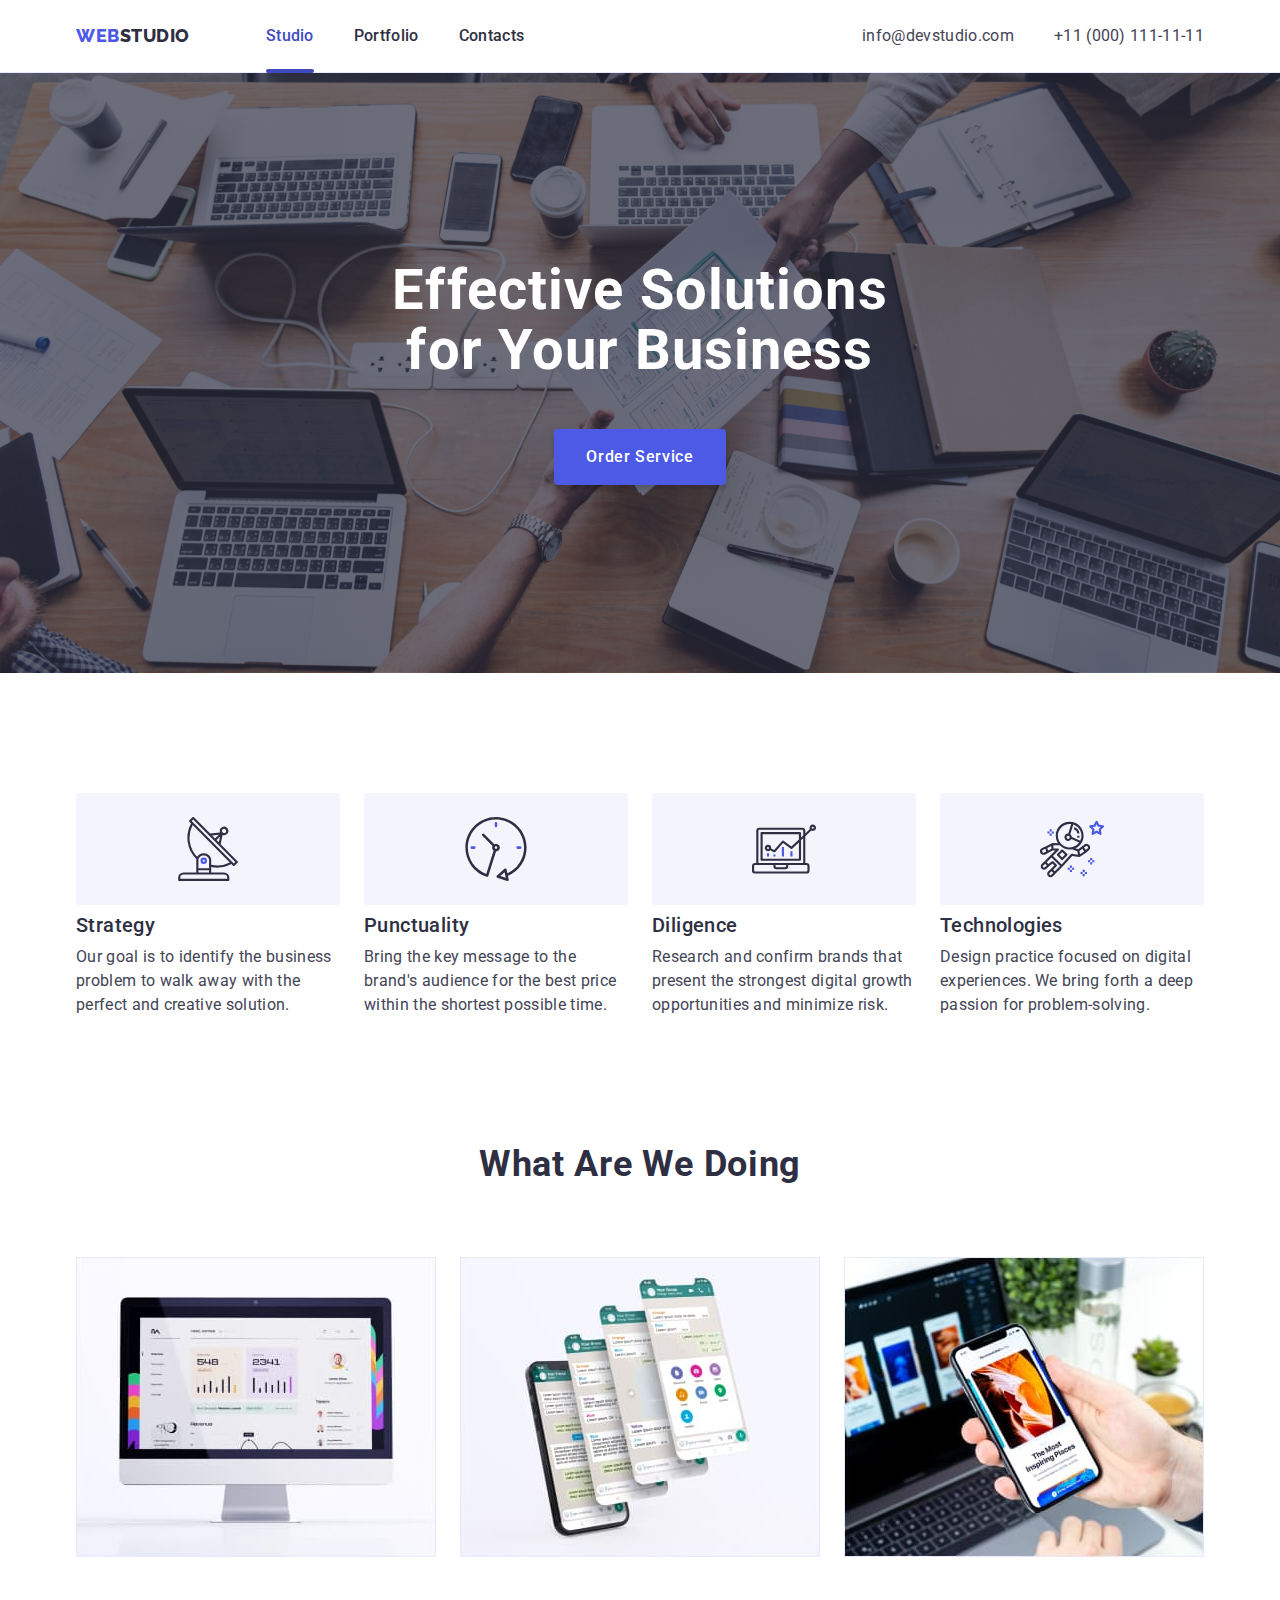
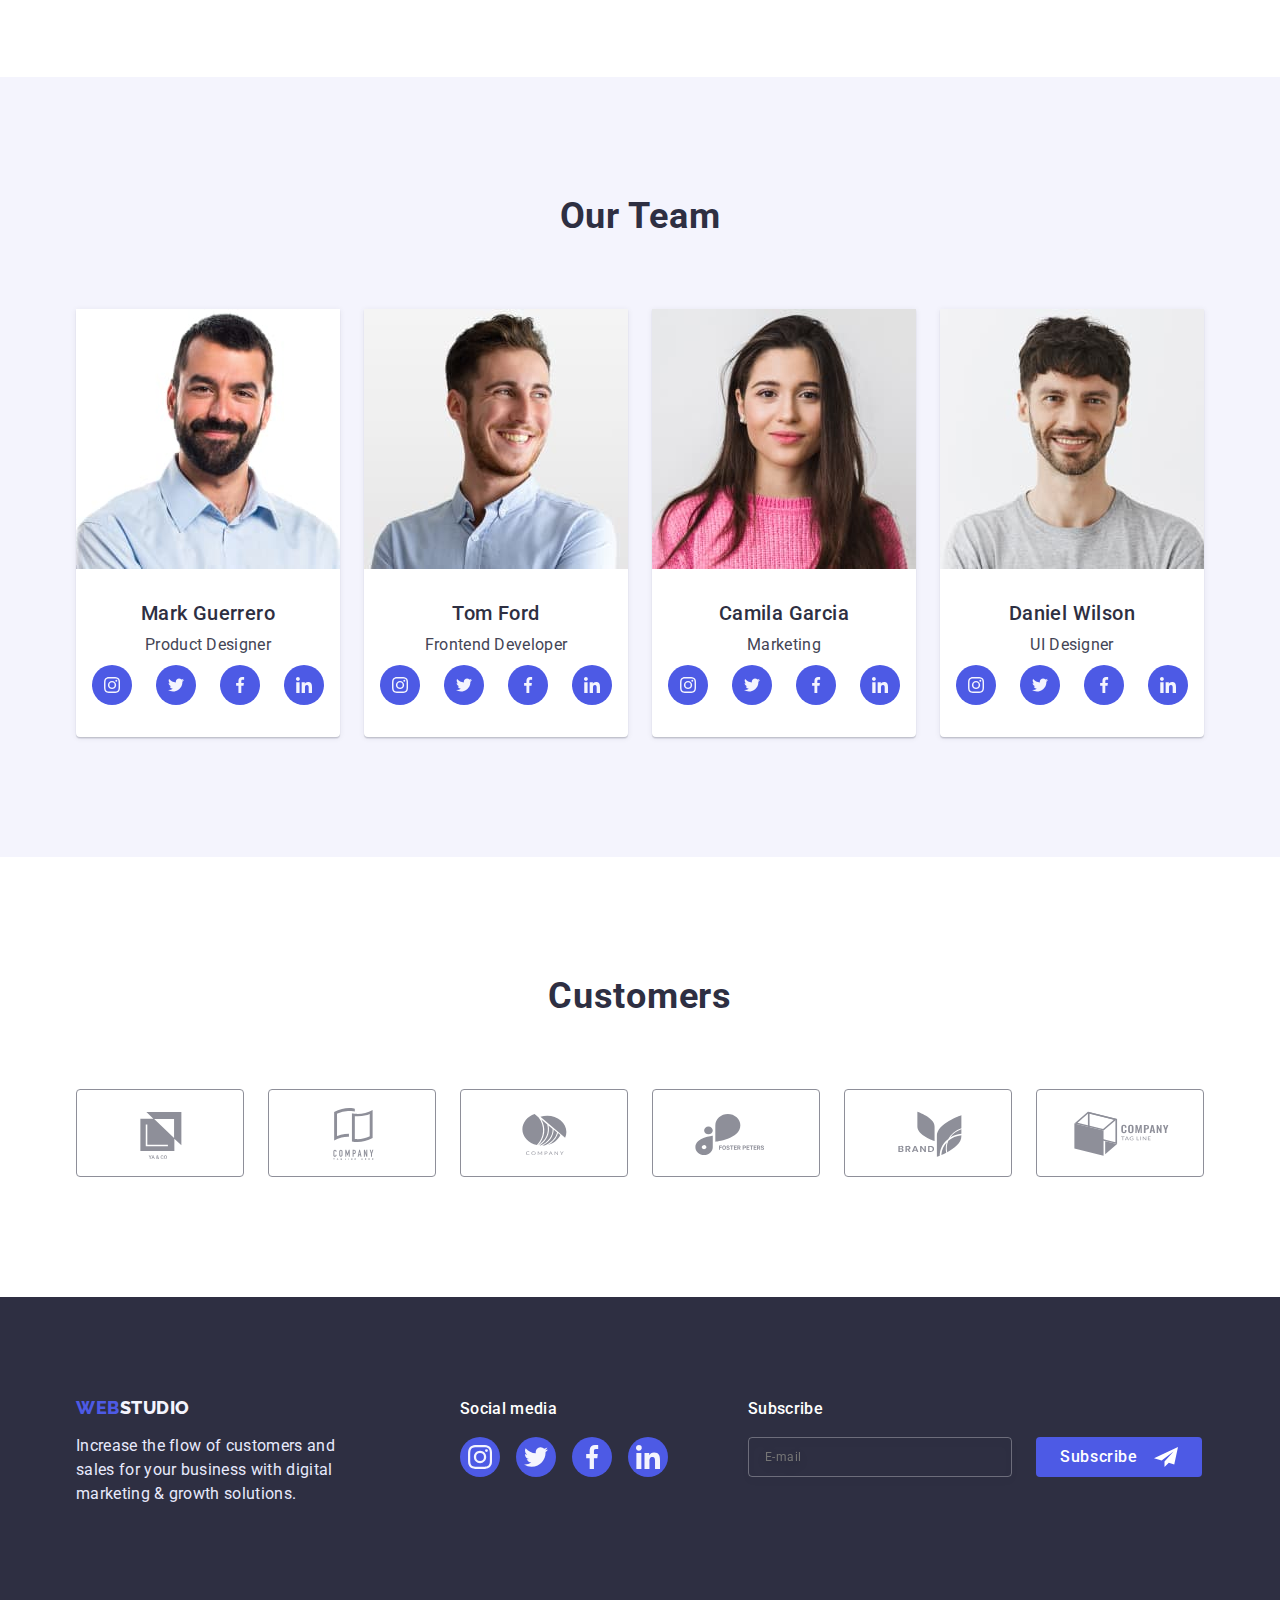
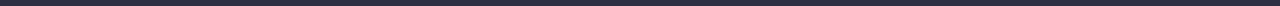
<file: index.html>
<!DOCTYPE html>
<html lang="en">

<head>
    <meta charset="UTF-8" />
    <meta http-equiv="X-UA-Compatible" content="IE=edge" />
    <meta name="viewport" content="width=device-width, initial-scale=1.0" />
    <title>WebStudio</title>
    <link rel="stylesheet" href="https://cdn.jsdelivr.net/npm/modern-normalize@1.1.0/modern-normalize.min.css">
    <link rel="preconnect" href="https://fonts.googleapis.com" />
    <link rel="preconnect" href="https://fonts.gstatic.com" crossorigin />
    <link
        href="https://fonts.googleapis.com/css2?family=Raleway:wght@800&family=Roboto:wght@400;500;700;900&display=swap"
        rel="stylesheet" />
    <link rel="stylesheet" href="./css/styles.css" />
</head>

<body>
    <!-- HEADER-->
    <header class="page-header">
        <div class="container page-header-container ">
            <nav class="page-nav">
                <a class="logo link" href="./index.html">Web<span class="logo-studio-dark">Studio</span></a>
                <ul class="menu list">
                    <li class="menu-item">
                        <a class="menu-link link current nav-active-site" href="./index.html">Studio</a>
                    </li>
                    <li class="menu-item">
                        <a class="menu-link link nav-active-site" href="./portfolio.html">Portfolio</a>
                    </li>
                    <li class="menu-item">
                        <a class="menu-link link nav-active-site" href="">Contacts</a>
                    </li>
                </ul>
            </nav>

            <address class="contact-info">
                <ul class="menu-contacts list">
                    <li class="menu-item">
                        <a class="contact-link link" href="mailto:info@devstudio.com">info@devstudio.com</a>
                    </li>
                    <li class="menu-item">
                        <a class="contact-link link" href="tel:+110001111111">+11 (000) 111-11-11</a>
                    </li>
                </ul>
            </address>
        </div>
    </header>

    <main>
        <!-- HERO -->
        <section class="hero">
            <div class="container">
                <h1 class="main-title">Effective Solutions for Your Business</h1>
                <button class="modal-btn btn" type="button" data-modal-open>Order Service</button>
            </div>
        </section>
        <!-- ABOUT-section -->
        <section class="section-about section">
            <div class="container">
                <h2 class="section-title visually-hidden">About us</h2>
                <ul class="list-about list">
                    <li class="item-about">
                        <div class="figure-about">
                            <svg class="icon-about">
                                <use href="./images/icons.svg#icon-antenna"></use>
                            </svg>
                        </div>
                        <h3 class="section-subtitle">Strategy</h3>
                        <p class="section-description description">
                            Our goal is to identify the business problem to walk away with the
                            perfect and creative solution.
                        </p>
                    </li>

                    <li class="item-about">
                        <div class="figure-about">
                            <svg class="icon-about">
                                <use href="./images/icons.svg#icon-clock"></use>
                            </svg>
                        </div>
                        <h3 class="section-subtitle">Punctuality</h3>
                        <p class="section-description description">
                            Bring the key message to the brand's audience for the best price
                            within the shortest possible time.
                        </p>
                    </li>

                    <li class="item-about">
                        <div class="figure-about">
                            <svg class="icon-about">
                                <use href="./images/icons.svg#icon-diagram"></use>
                            </svg>
                        </div>
                        <h3 class="section-subtitle">Diligence</h3>
                        <p class="section-description description">
                            Research and confirm brands that present the strongest digital
                            growth opportunities and minimize risk.
                        </p>
                    </li>

                    <li class="item-about">
                        <div class="figure-about">
                            <svg class="icon-about">
                                <use href="./images/icons.svg#icon-astronaut"></use>
                            </svg>
                        </div>
                        <h3 class="section-subtitle">Technologies</h3>
                        <p class="section-description description">
                            Design practice focused on digital experiences. We bring forth a
                            deep passion for problem-solving.
                        </p>
                    </li>
                </ul>
            </div>
        </section>
        <!-- PRESENTATION-section -->
        <section class="section-presentation">
            <div class="container">
                <h2 class="section-title">What are we doing</h2>
                <ul class="list-presentation list">
                    <li class="item-presentation">
                        <img class="img-presentation" src="./images/img1.jpg" alt="Image of the desktop" width="360" />
                    </li>
                    <li class="item-presentation">
                        <img class="img-presentation" src="./images/img2.jpg" alt="Image of the smartphone"
                            width="360" />
                    </li>
                    <li class="item-presentation">
                        <img class="img-presentation" src="./images/img3.jpg" alt="Image of the desktop and smartphone"
                            width="360" />
                    </li>
                </ul>
            </div>
        </section>
        <!-- TEAM-section -->
        <section class="section-team section">
            <div class="container">
                <h2 class="section-title">Our Team</h2>
                <ul class="list-team list">
                    <li class="item-team">
                        <img class="img-team" src="./images/img4.jpg" alt="Photo of Product Designer Mark Guerrero"
                            width="264" height="260" />
                        <div class="card-content">
                            <h3 class="section-subtitle center-align capitalize-transform">Mark Guerrero</h3>
                            <p class="section-description description center-align capitalize-transform">Product
                                Designer
                            </p>
                            <ul class="social-list list">
                                <li class="social-list-item">
                                    <a href="" class="social-list-link">
                                        <svg class="social-list-icon">
                                            <use href="./images/icons.svg#icon-instagram"></use>
                                        </svg>
                                    </a>
                                </li>

                                <li class="social-list-item">
                                    <a href="" class="social-list-link">
                                        <svg class="social-list-icon">
                                            <use href="./images/icons.svg#icon-twitter"></use>
                                        </svg>
                                    </a>
                                </li>

                                <li class="social-list-item">
                                    <a href="" class="social-list-link">
                                        <svg class="social-list-icon">
                                            <use href="./images/icons.svg#icon-facebook"></use>
                                        </svg>
                                    </a>
                                </li>

                                <li class="social-list-item">
                                    <a href="" class="social-list-link">
                                        <svg class="social-list-icon">
                                            <use href="./images/icons.svg#icon-linkedin"></use>
                                        </svg>
                                    </a>
                                </li>
                            </ul>
                        </div>
                    </li>
                    <li class="item-team">
                        <img class="img-team" src="./images/img5.jpg" alt="Photo of Frontend Developer Tom Ford"
                            width="264" height="260" />
                        <div class="card-content">
                            <h3 class="section-subtitle center-align capitalize-transform">Tom Ford</h3>
                            <p class="section-description description center-align capitalize-transform">Frontend
                                Developer
                            </p>
                            <ul class="social-list list">
                                <li class="social-list-item">
                                    <a href="" class="social-list-link">
                                        <svg class="social-list-icon">
                                            <use href="./images/icons.svg#icon-instagram"></use>
                                        </svg>
                                    </a>
                                </li>

                                <li class="social-list-item">
                                    <a href="" class="social-list-link">
                                        <svg class="social-list-icon">
                                            <use href="./images/icons.svg#icon-twitter"></use>
                                        </svg>
                                    </a>
                                </li>

                                <li class="social-list-item">
                                    <a href="" class="social-list-link">
                                        <svg class="social-list-icon">
                                            <use href="./images/icons.svg#icon-facebook"></use>
                                        </svg>
                                    </a>
                                </li>

                                <li class="social-list-item">
                                    <a href="" class="social-list-link">
                                        <svg class="social-list-icon">
                                            <use href="./images/icons.svg#icon-linkedin"></use>
                                        </svg>
                                    </a>
                                </li>
                            </ul>
                        </div>
                    </li>
                    <li class="item-team">
                        <img class="img-team" src="./images/img6.jpg" alt="Photo of Marketing Camila Garcia" width="264"
                            height="260" />
                        <div class="card-content">
                            <h3 class="section-subtitle center-align capitalize-transform">Camila Garcia</h3>
                            <p class="section-description description center-align capitalize-transform">Marketing</p>
                            <ul class="social-list list">
                                <li class="social-list-item">
                                    <a href="" class="social-list-link">
                                        <svg class="social-list-icon">
                                            <use href="./images/icons.svg#icon-instagram"></use>
                                        </svg>
                                    </a>
                                </li>

                                <li class="social-list-item">
                                    <a href="" class="social-list-link">
                                        <svg class="social-list-icon">
                                            <use href="./images/icons.svg#icon-twitter"></use>
                                        </svg>
                                    </a>
                                </li>

                                <li class="social-list-item">
                                    <a href="" class="social-list-link">
                                        <svg class="social-list-icon">
                                            <use href="./images/icons.svg#icon-facebook"></use>
                                        </svg>
                                    </a>
                                </li>

                                <li class="social-list-item">
                                    <a href="" class="social-list-link">
                                        <svg class="social-list-icon">
                                            <use href="./images/icons.svg#icon-linkedin"></use>
                                        </svg>
                                    </a>
                                </li>
                            </ul>
                        </div>
                    </li>
                    <li class="item-team">
                        <img class="img-team" src="./images/img7.jpg" alt="Photo of UI Designer Daniel Wilson"
                            width="264" height="260" />
                        <div class="card-content">
                            <h3 class="section-subtitle center-align capitalize-transform">Daniel Wilson</h3>
                            <p class="section-description description center-align capitalize-transform">UI Designer</p>
                            <ul class="social-list list">
                                <li class="social-list-item">
                                    <a href="" class="social-list-link">
                                        <svg class="social-list-icon">
                                            <use href="./images/icons.svg#icon-instagram"></use>
                                        </svg>
                                    </a>
                                </li>

                                <li class="social-list-item">
                                    <a href="" class="social-list-link">
                                        <svg class="social-list-icon">
                                            <use href="./images/icons.svg#icon-twitter"></use>
                                        </svg>
                                    </a>
                                </li>

                                <li class="social-list-item">
                                    <a href="" class="social-list-link">
                                        <svg class="social-list-icon">
                                            <use href="./images/icons.svg#icon-facebook"></use>
                                        </svg>
                                    </a>
                                </li>

                                <li class="social-list-item">
                                    <a href="" class="social-list-link">
                                        <svg class="social-list-icon">
                                            <use href="./images/icons.svg#icon-linkedin"></use>
                                        </svg>
                                    </a>
                                </li>
                            </ul>
                        </div>
                    </li>
                </ul>
            </div>
        </section>

        <!-- CUSTOMERS-section -->
        <section class="section-customers section">
            <div class="container">
                <h2 class="section-title">Customers</h2>
                <ul class="list-customers list">
                    <li class="item-customer">
                        <a href="" class="customers-list-link">
                            <svg class="customers-list-icon">
                                <use href="./images/icons.svg#icon-logo-first"></use>
                            </svg>
                        </a>
                    </li>
                    <li class="item-customer">
                        <a href="" class="customers-list-link">
                            <svg class="customers-list-icon">
                                <use href="./images/icons.svg#icon-logo-second"></use>
                            </svg>
                        </a>
                    </li>
                    <li class="item-customer">
                        <a href="" class="customers-list-link">
                            <svg class="customers-list-icon">
                                <use href="./images/icons.svg#icon-logo-third"></use>
                            </svg>
                        </a>
                    </li>
                    <li class="item-customer">
                        <a href="" class="customers-list-link">
                            <svg class="customers-list-icon">
                                <use href="./images/icons.svg#icon-logo-fourth"></use>
                            </svg>
                        </a>
                    </li>
                    <li class="item-customer">
                        <a href="" class="customers-list-link">
                            <svg class="customers-list-icon">
                                <use href="./images/icons.svg#icon-logo-fifth"></use>
                            </svg>
                        </a>
                    </li>
                    <li class="item-customer">
                        <a href="" class="customers-list-link">
                            <svg class="customers-list-icon">
                                <use href="./images/icons.svg#icon-logo-sixth"></use>
                            </svg>
                        </a>
                    </li>
                </ul>
            </div>
        </section>
    </main>
    <!-- FOOTER -->
    <footer class="footer">
        <div class="container footer-container">
            <div class="footer-main-part">
                <a class="logo link" href="./index.html">Web<span class="logo-studio-light">Studio</span></a>
                <p class="footer-description description">
                    Increase the flow of customers and sales for your business with digital
                    marketing & growth solutions.
                </p>
            </div>
            <div class="footer-social-part">
                <p class="social-media-description description">Social media</p>
                <ul class="dark-social-list list">
                    <li class="dark-social-item">
                        <a href="" class="dark-social-link">
                            <svg class="dark-social-icon">
                                <use href="./images/icons.svg#icon-instagram"></use>
                            </svg>
                        </a>
                    </li>
                    <li class="dark-social-item">
                        <a href="" class="dark-social-link">
                            <svg class="dark-social-icon">
                                <use href="./images/icons.svg#icon-twitter"></use>
                            </svg>
                        </a>
                    </li>
                    <li class="dark-social-item">
                        <a href="" class="dark-social-link">
                            <svg class="dark-social-icon">
                                <use href="./images/icons.svg#icon-facebook"></use>
                            </svg>
                        </a>
                    </li>
                    <li class="dark-social-item">
                        <a href="" class="dark-social-link">
                            <svg class="dark-social-icon">
                                <use href="./images/icons.svg#icon-linkedin"></use>
                            </svg>
                        </a>
                    </li>
                </ul>
            </div>
            <div class="form-footer">
                <form class="form-subscribe-footer">
                    <b class="subscribe-title-footer">Subscribe</b>
                    <div class="form-field">

                        <label class="label-sub">
                            <input type="email" name="email" autocomplete="on" placeholder="E-mail" />
                        </label>
                        <button class="button-footer" type="submit">Subscribe
                            <svg class="button-icon" width="24" height="24">
                                <use href="./images/icons.svg#icon-send"></use>
                            </svg>
                        </button>
                    </div>
                </form>
            </div>
        </div>
    </footer>
    <!-- MODAL window -->
    <div class="backdrop is-hidden" data-modal>
        <div class="modal">
            <button type="button" class="modal-close-btn" data-modal-close>
                <svg class="modal-close-btn-icon" width="8" height="8">
                    <use href="./images/icons.svg#icon-close-modal"></use>
                </svg>
            </button>
            <b class="modal-subscribe-title">Leave your contacts and we will call you back</b>

            <form class="modal-form">

                <label class="modal-label">
                    <span class="modal-form-decr">Name</span>
                    <span class="modal-form-field">
                        <input type="text" class="modal-form-input" name="user_name" autofocus required
                            pattern="^[a-zA-Zа-яА-ЯіІїЇ]+$" title="Username must be two words separated by space."
                            minlength="2">
                        <svg class="modal-form-icon" width="18" height="24">
                            <use href="./images/icons.svg#icon-form-name"></use>
                        </svg>
                    </span>
                </label>

                <label class="modal-label">
                    <span class="modal-form-decr">Phone</span>
                    <span class="modal-form-field">
                        <input type="tel" class="modal-form-input" name="user_phone" required
                            pattern="[0-9]{3}-[0-9]{3}-[0-9]{2}-[0-9]{2}" title="xxx-xxx-xx-xx">
                        <svg class="modal-form-icon" width="18" height="24">
                            <use href="./images/icons.svg#icon-form-tel"></use>
                        </svg>
                    </span>
                </label>

                <label class="modal-label">
                    <span class="modal-form-decr">Email</span>
                    <span class="modal-form-field">
                        <input type="email" class="modal-form-input" name="user_email" required>
                        <svg class="modal-form-icon" width="18" height="24">
                            <use href="./images/icons.svg#icon-form-email"></use>
                        </svg>
                    </span>
                </label>

                <label class="modal-label">
                    <span class="modal-form-decr">Comment</span>
                    <textarea name="user_comment" class="modal-form-message" placeholder="Text input"></textarea>
                </label>

                <label class="label-checkbox">
                    <input type="checkbox" class="modal-checkbox visually-hidden" name="user_policy" required />
                    <svg class="castom-checkbox" width="10" height="8">
                        <use href="./images/icons.svg#icon-checkbox"></use>
                    </svg>
                    <span class="checkbox-descr">I accept the terms and conditions of the
                        <a href="" class="privacy-link">Privacy Policy</a>
                    </span>
                </label>
                <button type="submit" class="modal-form-btn">Send</button>
            </form>
        </div>
    </div>
    <script src="./js/modal.js"></script>
</body>

</html>
</file>
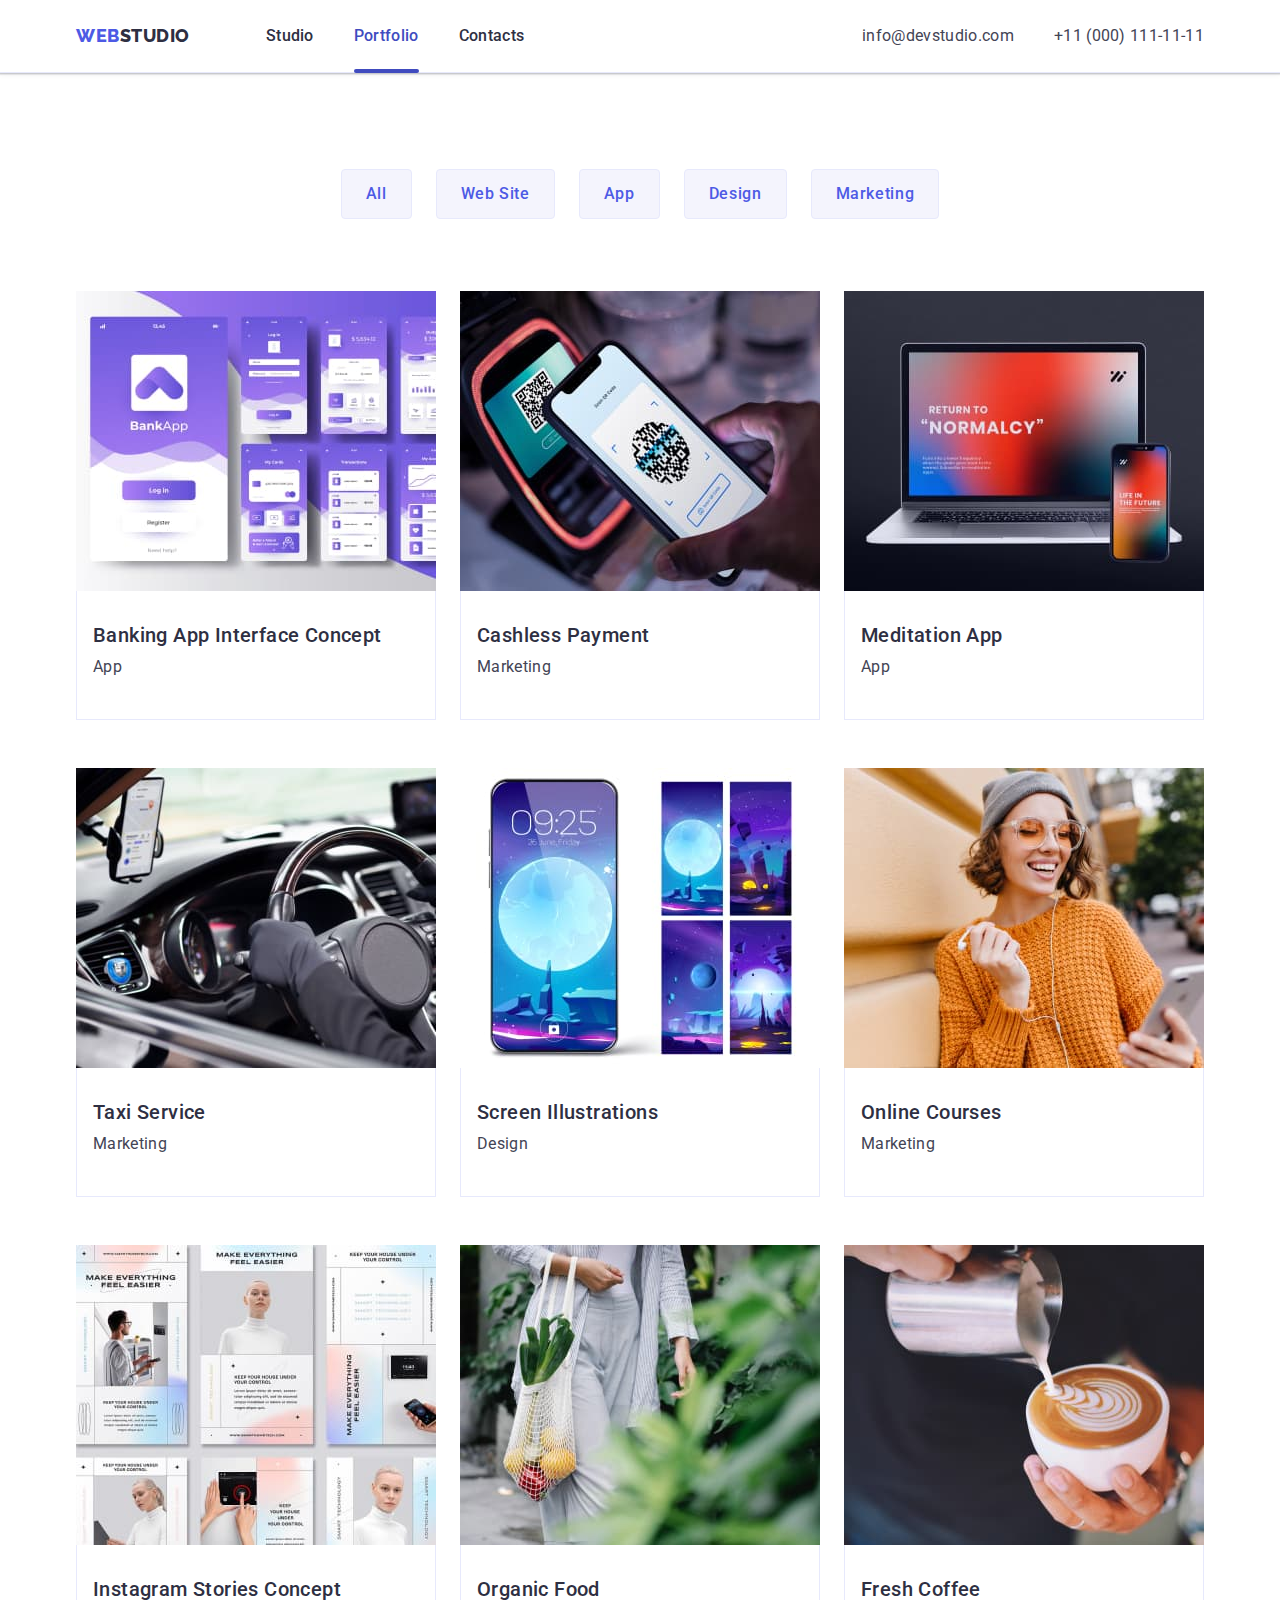
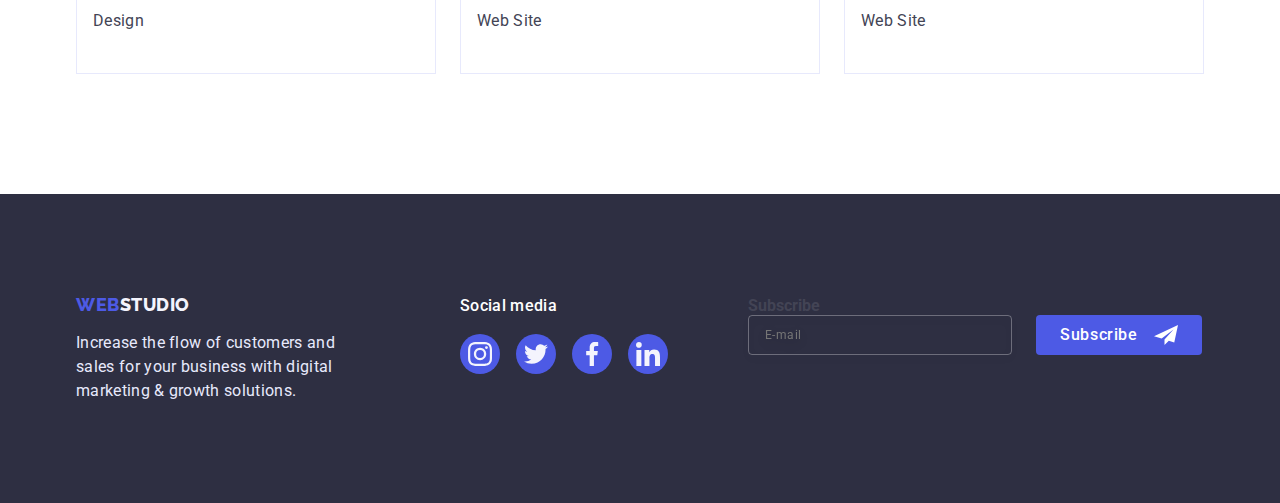
<file: portfolio.html>
<!DOCTYPE html>
<html lang="en">

<head>
    <meta charset="UTF-8" />
    <meta http-equiv="X-UA-Compatible" content="IE=edge" />
    <meta name="viewport" content="width=device-width, initial-scale=1.0" />
    <title>WebStudio</title>
    <link rel="stylesheet" href="https://cdn.jsdelivr.net/npm/modern-normalize@1.1.0/modern-normalize.min.css">
    <link rel="preconnect" href="https://fonts.googleapis.com" />
    <link rel="preconnect" href="https://fonts.gstatic.com" crossorigin />
    <link
        href="https://fonts.googleapis.com/css2?family=Raleway:wght@800&family=Roboto:wght@400;500;700;900&display=swap"
        rel="stylesheet" />
    <link rel="stylesheet" href="./css/styles.css" />
</head>

<body>
    <!-- HEADER-->
    <header class="page-header">
        <div class="container page-header-container ">
            <nav class="page-nav">
                <a class="logo link" href="./index.html">Web<span class="logo-studio-dark">Studio</span></a>
                <ul class="menu list">
                    <li class="menu-item">
                        <a class="menu-link link nav-active-site" href="./index.html">Studio</a>
                    </li>
                    <li class="menu-item">
                        <a class="menu-link link current nav-active-site" href="./portfolio.html">Portfolio</a>
                    </li>
                    <li class="menu-item">
                        <a class="menu-link link nav-active-site" href="">Contacts</a>
                    </li>
                </ul>
            </nav>

            <address class="contact-info">
                <ul class="menu-contacts list">
                    <li class="menu-item">
                        <a class="contact-link link" href="mailto:info@devstudio.com">info@devstudio.com</a>
                    </li>
                    <li class="menu-item">
                        <a class="contact-link link" href="tel:+110001111111">+11 (000) 111-11-11</a>
                    </li>
                </ul>
            </address>
        </div>
    </header>

    <main>
        <!-- SECTION Portfolio  -->
        <section class="section-portfolio">
            <div class="container">
                <!--  Portfolio FILTER  -->
                <h1 class="main-title visually-hidden">Portfolio filters</h1>
                <ul class="list-btn-filter list">
                    <li class="item-filter">
                        <button class="btn-filter btn" type="button">All</button>
                    </li>
                    <li class="item-filter">
                        <button class="btn-filter btn" type="button">Web Site</button>
                    </li>
                    <li class="item-filter">
                        <button class="btn-filter btn" type="button">App</button>
                    </li>
                    <li class="item-filter">
                        <button class="btn-filter btn" type="button">Design</button>
                    </li>
                    <li class="item-filter">
                        <button class="btn-filter btn" type="button">Marketing</button>
                    </li>
                </ul>

                <!-- Portfolio PROJECTS -->
                <ul class="list-projects list">
                    <li class="item-project">
                        <a class="link-project link" href="" target="_blank">
                            <div class="over-img-project">
                                <img class="img-project" src="./images/img_Banking_App.jpg"
                                    alt="Banking App Interface Concept" width="360" />
                                <p class="overlay">14 Stylish and User-Friendly App Design Concepts · Task Manager App ·
                                    Calorie Tracker App · Exotic Fruit Ecommerce App ·
                                    Cloud Storage App</p>
                            </div>
                            <div class="card-content border-project">
                                <h2 class="section-subtitle">Banking App Interface Concept</h2>
                                <p class="section-description description">App</p>
                            </div>
                        </a>
                    </li>
                    <li class="item-project">
                        <a class="link-project link" href="" target="_blank">
                            <div class="over-img-project">
                                <img class="img-project" src="./images/img_Cashless_Payment.jpg" alt="Cashless Payment"
                                    width="360" />
                                <p class="overlay">14 Stylish and User-Friendly App Design Concepts · Task Manager App ·
                                    Calorie Tracker App · Exotic Fruit Ecommerce App ·
                                    Cloud Storage App</p>
                            </div>
                            <div class="card-content border-project">
                                <h2 class="section-subtitle">Cashless Payment</h2>
                                <p class="section-description description">Marketing</p>
                            </div>
                        </a>
                    </li>
                    <li class="item-project">
                        <a class="link-project link" href="" target="_blank">
                            <div class="over-img-project">
                                <img class="img-project" src="./images/img_Meditaion_App.jpg" alt="Meditaion App"
                                    width="360" />
                                <p class="overlay">14 Stylish and User-Friendly App Design Concepts · Task Manager App ·
                                    Calorie Tracker App · Exotic Fruit Ecommerce App ·
                                    Cloud Storage App</p>
                            </div>
                            <div class="card-content border-project">
                                <h2 class="section-subtitle">Meditation App</h2>
                                <p class="section-description description">App</p>
                            </div>
                        </a>
                    </li>
                    <li class="item-project">
                        <a class="link-project link" href="" target="_blank">
                            <div class="over-img-project">
                                <img class="img-project" src="./images/img_Taxi_Service.jpg" alt="Taxi Service"
                                    width="360" />
                                <p class="overlay">14 Stylish and User-Friendly App Design Concepts · Task Manager App ·
                                    Calorie Tracker App · Exotic Fruit Ecommerce App ·
                                    Cloud Storage App</p>
                            </div>
                            <div class="card-content border-project">
                                <h2 class="section-subtitle">Taxi Service</h2>
                                <p class="section-description description">Marketing</p>
                            </div>
                        </a>
                    </li>
                    <li class="item-project">
                        <a class="link-project link" href="" target="_blank">
                            <div class="over-img-project">
                                <img class="img-project" src="./images/img_Screen_Illustrations.jpg"
                                    alt="Screen Illustrations" width="360" />
                                <p class="overlay">14 Stylish and User-Friendly App Design Concepts · Task Manager App ·
                                    Calorie Tracker App · Exotic Fruit Ecommerce App ·
                                    Cloud Storage App</p>
                            </div>
                            <div class="card-content border-project">
                                <h2 class="section-subtitle">Screen Illustrations</h2>
                                <p class="section-description description">Design</p>
                            </div>
                        </a>
                    </li>
                    <li class="item-project">
                        <a class="link-project link" href="" target="_blank">
                            <div class="over-img-project">
                                <img class="img-project" src="./images/img_Online_Courses.jpg" alt="Online Courses"
                                    width="360" />
                                <p class="overlay">14 Stylish and User-Friendly App Design Concepts · Task Manager App ·
                                    Calorie Tracker App · Exotic Fruit Ecommerce App ·
                                    Cloud Storage App</p>
                            </div>
                            <div class="card-content border-project">
                                <h2 class="section-subtitle">Online Courses</h2>
                                <p class="section-description description">Marketing</p>
                            </div>
                        </a>
                    </li>
                    <li class="item-project">
                        <a class="link-project link" href="" target="_blank">
                            <div class="over-img-project">
                                <img class="img-project" src="./images/img_Instagram_Stories_Concept.jpg"
                                    alt="Instagram Stories Concept" width="360" />
                                <p class="overlay">14 Stylish and User-Friendly App Design Concepts · Task Manager App ·
                                    Calorie Tracker App · Exotic Fruit Ecommerce App ·
                                    Cloud Storage App</p>
                            </div>
                            <div class="card-content border-project">
                                <h2 class="section-subtitle">Instagram Stories Concept</h2>
                                <p class="section-description description">Design</p>
                            </div>
                        </a>
                    </li>
                    <li class="item-project">
                        <a class="link-project link" href="" target="_blank">
                            <div class="over-img-project">
                                <img class="img-project" src="./images/img_Organic_Food.jpg" alt="Organic Food"
                                    width="360" />
                                <p class="overlay">14 Stylish and User-Friendly App Design Concepts · Task Manager App ·
                                    Calorie Tracker App · Exotic Fruit Ecommerce App ·
                                    Cloud Storage App</p>
                            </div>
                            <div class="card-content border-project">
                                <h2 class="section-subtitle">Organic Food</h2>
                                <p class="section-description description">Web Site</p>
                            </div>
                        </a>
                    </li>
                    <li class="item-project">
                        <a class="link-project link" href="" target="_blank">
                            <div class="over-img-project">
                                <img class="img-project" src="./images/img_Fresh_Coffee.jpg" alt="Fresh Coffee"
                                    width="360" />
                                <p class="overlay">14 Stylish and User-Friendly App Design Concepts · Task Manager App ·
                                    Calorie Tracker App · Exotic Fruit Ecommerce App ·
                                    Cloud Storage App</p>
                            </div>
                            <div class="card-content border-project">
                                <h2 class="section-subtitle">Fresh Coffee</h2>
                                <p class="section-description description">Web Site</p>
                            </div>
                        </a>
                    </li>
                </ul>
            </div>
        </section>
    </main>

    <!-- FOOTER -->
    <footer class="footer">
        <div class="container footer-container">
            <div class="footer-main-part">
                <a class="logo link" href="./index.html">Web<span class="logo-studio-light">Studio</span></a>
                <p class="footer-description description">
                    Increase the flow of customers and sales for your business with digital
                    marketing & growth solutions.
                </p>
            </div>
            <div class="footer-social-part">
                <p class="social-media-description description">Social media</p>
                <ul class="dark-social-list list">
                    <li class="dark-social-item">
                        <a href="" class="dark-social-link">
                            <svg class="dark-social-icon">
                                <use href="./images/icons.svg#icon-instagram"></use>
                            </svg>
                        </a>
                    </li>
                    <li class="dark-social-item">
                        <a href="" class="dark-social-link">
                            <svg class="dark-social-icon">
                                <use href="./images/icons.svg#icon-twitter"></use>
                            </svg>
                        </a>
                    </li>
                    <li class="dark-social-item">
                        <a href="" class="dark-social-link">
                            <svg class="dark-social-icon">
                                <use href="./images/icons.svg#icon-facebook"></use>
                            </svg>
                        </a>
                    </li>
                    <li class="dark-social-item">
                        <a href="" class="dark-social-link">
                            <svg class="dark-social-icon">
                                <use href="./images/icons.svg#icon-linkedin"></use>
                            </svg>
                        </a>
                    </li>
                </ul>
            </div>
            <div class="form-footer">
                <form class="form-subscribe-footer">
                    <b class="subscribe-title">Subscribe</b>
                    <div class="form-field">
                        <label class="label-sub">
                            <input type="email" name="email" autocomplete="on" placeholder="E-mail" />
                        </label>
                        <button class="button-footer" type="submit">Subscribe
                            <svg class="button-icon" width="24" height="24">
                                <use href="./images/icons.svg#icon-send"></use>
                            </svg>
                        </button>
                    </div>
                </form>
            </div>
        </div>
    </footer>
</body>

</html>
</file>
<file: css/styles.css>
:root {
  --primary-font: 'Roboto', sans-serif;
  --primary-text-color: #434455;
  --heading-text-color: #2e2f42;
  --secondary-text-color: #ffffff;
  --light-background-color: #e7e9fc;
  --dark-background-color: #2e2f42;
  --accent-background-color: #f4f4fd;
  --primary-brand-color: #4d5ae5;
  --pressed-state-color: #404bbf;
  --transition-dur-and-func: 250ms cubic-bezier(0.4, 0, 0.2, 1);
}

/**----- Reset default styles  -----*/
.list {
  list-style: none;
}

.link {
  text-decoration: none;
}

h1,
h2,
h3,
h4,
p {
  margin-top: 0;
  margin-bottom: 0;
}

ul {
  margin-top: 0;
  margin-bottom: 0;
  padding-left: 0;
}

img {
  display: block;
}

button {
  cursor: pointer;
}

img {
  display: block;
}

/* COMMON */

body {
  font-family: var(--primary-font);
  color: var(--primary-text-color);
  background-color: #ffffff;
}

/* COMPONENTS */

.btn {
  font-family: inherit;
  font-weight: 500;
  font-size: 16px;
  line-height: 1.5;
  letter-spacing: 0.04em;
  border-radius: 4px;
  border: transparent;
  display: block;
  justify-content: center;
  margin-right: auto;
  margin-left: auto;
}

.description {
  font-size: 16px;
  line-height: 1.5;
  letter-spacing: 0.02em;
}

.section {
  padding-top: 120px;
  padding-bottom: 120px;
}

.visually-hidden {
  position: absolute;
  width: 1px;
  height: 1px;
  margin: -1px;
  border: 0;
  padding: 0;
  white-space: nowrap;
  clip-path: inset(100%);
  clip: rect(0 0 0 0);
  overflow: hidden;
}

.container {
  max-width: 1158px;
  padding: 0 15px;
  margin: 0 auto;
}

/* HEADER */
.page-header {
  border-bottom: 1px solid var(--light-background-color);
  box-shadow: 0 2px 1px 0 rgba(46, 47, 66, 0.08),
    0 1px 6px 0 rgba(46, 47, 66, 0.08), 0 1px 1px 0 rgba(46, 47, 66, 0.16);
}

.page-header-container {
  display: flex;
  align-items: center;
}

.page-nav {
  display: flex;
  align-items: center;
  max-width: 100%;
}

.logo {
  font-family: 'Raleway', sans-serif;
  font-weight: 800;
  font-size: 18px;
  line-height: 1.17;
  letter-spacing: 0.03em;
  text-transform: uppercase;
  color: var(--primary-brand-color);
}

.logo-studio-dark {
  color: var(--heading-text-color);
  margin-right: 76px;
}

.logo-studio-light {
  color: #f4f4fd;
  margin-right: 0;
}

.menu {
  display: flex;
  align-items: center;
}

.menu-item {
  position: relative;
}

.menu-item:not(:last-child) {
  margin-right: 40px;
}
.menu-link {
  display: block;
  padding-top: 24px;
  padding-bottom: 24px;
  font-weight: 500;
  font-size: 16px;
  line-height: 1.5;
  letter-spacing: 0.02em;
  color: var(--heading-text-color);
  transition: color var(--transition-dur-and-func);
}

.menu-link:is(:hover, :focus) {
  color: var(--pressed-state-color);
}

.link.current {
  color: var(--pressed-state-color);
}

.nav-active-site::after {
  position: absolute;
  display: block;
  content: '';
  width: 100%;
  height: 4px;
  bottom: -1px;
  background-color: var(--pressed-state-color);
  border-radius: 2px;
  opacity: 0;
  transition: opacity var(--transition-dur-and-func);
}

.nav-active-site:hover::after {
  opacity: 1;
}
.nav-active-site.current::after {
  background-color: var(--pressed-state-color);
  opacity: 1;
}

.contact-info {
  font-style: normal;
  display: flex;
  align-items: center;
  margin-left: auto;
}

.menu-contacts {
  display: flex;
  align-items: center;
}

.contact-link {
  font-size: 16px;
  line-height: 1.5;
  letter-spacing: 0.02em;
  color: var(--primary-text-color);
  transition: color var(--transition-dur-and-func);
}

.contact-link:is(:hover, :focus) {
  color: var(--pressed-state-color);
}

/* HERO */
.hero {
  padding-top: 188px;
  padding-bottom: 188px;
  background-color: rgba(46, 47, 66, 0.7);
  max-width: 1440px;
  margin: 0 auto;
  background-image: linear-gradient(
      rgba(46, 47, 66, 0.7),
      rgba(46, 47, 66, 0.7)
    ),
    url('../images/hero_bg.jpg');
  background-repeat: no-repeat;
  background-position: 50% 50%;
  background-size: cover;
}

.main-title {
  font-size: 56px;
  line-height: 1.07;
  text-align: center;
  letter-spacing: 0.02em;
  color: var(--secondary-text-color);
  margin-bottom: 48px;
  max-width: 496px;
  margin-right: auto;
  margin-left: auto;
}

.modal-btn {
  color: var(--secondary-text-color);
  background: var(--primary-brand-color);
  box-shadow: 0px 4px 4px rgba(0, 0, 0, 0.15);
  padding: 16px 32px;
  transition: background-color var(--transition-dur-and-func);
}

.modal-btn:is(:hover, :focus) {
  background-color: var(--pressed-state-color);
}

/* ABOUT-section */

.section-about {
}

.list-about {
  display: flex;
  flex-wrap: wrap;
  gap: 24px;
}

.item-about {
  flex-basis: calc((100% - 72px) / 4);
}

.figure-about {
  display: flex;
  height: 112px;
  justify-content: center;
  align-items: center;
  background-color: var(--accent-background-color);
  border-radius: 4px;
  margin-bottom: 8px;
}

.icon-about {
  width: 64px;
  height: 64px;
}

.section-subtitle {
  font-weight: 500;
  font-size: 20px;
  line-height: 1.2;
  letter-spacing: 0.02em;
  color: var(--heading-text-color);
  margin-bottom: 8px;
}

.section-description {
  color: var(--primary-text-color);
  margin-bottom: 8px;
}

/* PRESENTATION-section */

.section-presentation {
  padding-bottom: 120px;
}

.section-title {
  font-size: 36px;
  line-height: 1.11;
  text-align: center;
  letter-spacing: 0.02em;
  text-transform: capitalize;
  color: var(--heading-text-color);
  margin-bottom: 72px;
}

.list-presentation {
  display: flex;
  flex-wrap: wrap;
  gap: 24px;
}

.item-presentation {
  flex-basis: calc((100% - 48px) / 3);
}

.img-presentation {
}

/* TEAM-section */
.section-team {
  background-color: var(--accent-background-color);
}

.list-team {
  display: flex;
  flex-wrap: wrap;
  gap: 24px;
}

.item-team {
  background: #ffffff;
  box-shadow: 0px 1px 6px rgba(46, 47, 66, 0.08),
    0px 1px 1px rgba(46, 47, 66, 0.16), 0px 2px 1px rgba(46, 47, 66, 0.08);
  border-radius: 0px 0px 4px 4px;
  flex-basis: calc((100% - 72px) / 4);
}

.img-team {
}

.card-content {
  padding-top: 32px;
  padding-bottom: 32px;
  padding-left: 16px;
  padding-right: 16px;
}

.center-align {
  text-align: center;
}

.capitalize-transform {
  text-transform: capitalize;
}

.social-list {
  display: flex;
  justify-content: center;
  gap: 24px;
}

.social-list-item {
  width: 40px;
  height: 40px;
}

.social-list-link {
  display: flex;
  justify-content: center;
  align-items: center;
  width: 100%;
  height: 100%;
  border-radius: 50%;
  background-color: var(--primary-brand-color);
  transition: background-color var(--transition-dur-and-func);
}

.social-list-link:is(:hover, :focus) {
  background-color: var(--pressed-state-color);
}

.social-list-icon {
  width: 16px;
  height: 16px;
  fill: var(--accent-background-color);
}

/* CUSTOMERS-section */
.section-customers {
}

.list-customers {
  display: flex;
  justify-content: center;
  align-items: center;
  flex-wrap: wrap;
  gap: 24px;
}

.item-customer {
  width: 168px;
  height: 88px;
}

.customers-list-link {
  display: flex;
  justify-content: center;
  align-items: center;
  width: 100%;
  height: 100%;
  border: 1px solid #8e8f99;
  border-radius: 4px;
  transition: border-color var(--transition-dur-and-func);
}

.customers-list-icon {
  max-width: 104px;
  max-height: 56px;
  fill: #8e8f99;
  transition: fill var(--transition-dur-and-func);
}

.customers-list-link:is(:hover, :focus) {
  border-color: var(--pressed-state-color);
}

.customers-list-link:hover .customers-list-icon {
  fill: var(--pressed-state-color);
}

/* FOOTER */
.footer {
  padding: 100px 0;
  background-color: var(--dark-background-color);
}

.footer-container {
  display: flex;
  align-items: baseline;
}

.footer-main-part {
}

.footer-description {
  color: #e7e9fc;
  margin-top: 16px;
  max-width: 264px;
}

.footer-social-part {
  margin-left: 120px;
}

.social-media-description {
  font-weight: 500;
  color: var(--secondary-text-color);
  margin-bottom: 16px;
}

.dark-social-list {
  display: flex;
  gap: 16px;
}

.dark-social-item {
}

.dark-social-link {
  display: flex;
  justify-content: center;
  align-items: center;
  width: 40px;
  height: 40px;
  border-radius: 50%;
  background-color: var(--primary-brand-color);
  transition: background-color var(--transition-dur-and-func);
}
.dark-social-icon {
  width: 24px;
  height: 24px;
  fill: var(--accent-background-color);
}

.dark-social-link:is(:hover, :focus) {
  background-color: #31d0aa;
}

.form-footer {
  margin-left: 80px;
}

.form-footer::placeholder {
  font-family: 'Roboto';
  font-style: normal;
  font-weight: 400;
  font-size: 12px;
  line-height: 1.33;
  letter-spacing: 0.04em;
  color: rgba(117, 117, 117, 0.5);
}

.form-subscribe-footer input {
  font-family: 'Roboto';
  font-size: 12px;
  line-height: 1.33;
  letter-spacing: 0.04em;
  color: #ffffff;
  border: 1px solid rgba(255, 255, 255, 0.3);
  filter: drop-shadow(0px 4px 4px rgba(0, 0, 0, 0.15));
  border-radius: 4px;
  padding: 0 16px 0 16px;
  height: 40px;
  width: 264px;
  background-color: transparent;
  outline: 0;
  transition: border-color 250ms cubic-bezier(0.4, 0, 0.2, 1);
}

.subscribe-title-footer {
  display: block;
  font-weight: 500;
  font-size: 16px;
  line-height: 1.5;
  letter-spacing: 0.02em;
  margin-bottom: 16px;
  color: #ffffff;
}

.form-field {
  display: flex;
}

.label-sub input:focus {
  border-color: #ffffff;
}

.button-footer {
  display: flex;
  padding: 8px 24px;
  border-radius: 4px;
  font-family: 'Roboto';
  font-style: normal;
  font-weight: 500;
  font-size: 16px;
  line-height: 1.5;
  letter-spacing: 0.04em;
  color: #ffffff;
  border: 0;
  cursor: pointer;
  margin-left: 24px;
  background: #4d5ae5;
  transition: background-color 250ms cubic-bezier(0.4, 0, 0.2, 1);
}

.button-footer:focus,
.button-footer:hover {
  background-color: #404bbf;
}

.button-icon {
  display: inline-flex;
  align-items: center;
  fill: #ffffff;
  margin-left: 16px;
}

/* ============= Page PORTFOLIO ============= */

/*  Portfolio FILTER */
.section-portfolio {
  padding-top: 96px;
  padding-bottom: 120px;
}

.list-btn-filter {
  margin-bottom: 72px;
  display: flex;
  gap: 24px;
  align-items: center;
  justify-content: center;
}

.item-filter {
}

.btn-filter {
  text-align: center;
  color: var(--primary-brand-color);
  background: var(--accent-background-color);
  border: 1px solid #e7e9fc;
  padding: 12px 24px;
  transition: color var(--transition-dur-and-func),
    background-color var(--transition-dur-and-func),
    border-color var(--transition-dur-and-func),
    box-shadow var(--transition-dur-and-func);
}

.btn-filter:is(:hover, :focus) {
  color: var(--secondary-text-color);
  background-color: var(--pressed-state-color);
  border-color: transparent;
  box-shadow: 0px 3px 1px rgba(0, 0, 0, 0.1), 0px 2px 1px rgba(0, 0, 0, 0.08),
    0px 2px 2px rgba(0, 0, 0, 0.12);
}

/*  Portfolio PROJECTS */
.list-projects {
  display: flex;
  flex-wrap: wrap;
  column-gap: 24px;
  row-gap: 48px;
}

.item-project {
  flex-basis: calc((100% - 48px) / 3);
}

.link-project {
  display: block;
  transition: box-shadow var(--transition-dur-and-func);
}

.link-project:is(:hover, :focus) {
  box-shadow: 0px 1px 6px rgba(46, 47, 66, 0.08),
    0px 1px 1px rgba(46, 47, 66, 0.16), 0px 2px 1px rgba(46, 47, 66, 0.08);
}

.img-project {
  display: block;
  max-width: 100%;
  height: auto;
}

.border-project {
  border: 1px solid #e7e9fc;
  border-top: none;
}

.over-img-project {
  position: relative;
  overflow: hidden;
}

.overlay {
  position: absolute;
  left: 0;
  top: 0;
  width: 100%;
  height: 100%;
  overflow: auto;
  transform: translate(0%, 100%);
  transition: transform var(--transition-dur-and-func);

  font-weight: 400;
  font-size: 16px;
  line-height: 1.5;
  letter-spacing: 0.02em;
  color: #f4f4fd;
  background-color: var(--primary-brand-color);
  padding: 40px 32px;
}

.link-project:is(:hover, :focus) .overlay {
  transform: translate(0%, 0%);
}

/*  MODAL window */

.backdrop {
  position: fixed;
  z-index: 100;
  top: 0;
  left: 0;
  width: 100%;
  height: 100%;
  background-color: rgba(46, 47, 66, 0.4);
  transition: opacity var(--transition-dur-and-func),
    visibility var(--transition-dur-and-func);
}

.backdrop.is-hidden {
  opacity: 0;
  visibility: hidden;
  pointer-events: none;
}

.modal {
  position: absolute;
  width: 408px;
  min-height: 584px;
  left: 50%;
  top: 50%;
  padding: 72px 24px 24px 24px;
  transform: translate(-50%, -50%);
  background-color: rgba(252, 252, 252, 1);
  border-radius: 4px;
  box-shadow: 0px 1px 1px rgba(0, 0, 0, 0.14), 0px 1px 3px rgba(0, 0, 0, 0.12),
    0px 2px 1px rgba(0, 0, 0, 0.2);
  animation: animateModal 2500ms ease-in-out 500ms;
}

@keyframes animateModal {
  0% {
    opacity: 0;
  }
  100% {
    opacity: 1;
  }
}

.modal-close-btn {
  position: absolute;
  top: 24px;
  right: 24px;
  display: flex;
  justify-content: center;
  align-items: center;
  background-color: rgba(231, 233, 252, 1);
  border: 1px solid rgba(0, 0, 0, 0.1);
  padding: 0;
  width: 24px;
  height: 24px;
  border-radius: 50%;
  transition: background-color var(--transition-dur-and-func),
    border-style var(--transition-dur-and-func),
    box-shadow var(--transition-dur-and-func);
}

.modal-close-btn:is(:hover, :focus) {
  background-color: rgba(64, 75, 191, 1);
  border-style: none;
  box-shadow: 0px 1px 3px 0px rgba(0, 0, 0, 0.12),
    0px 1px 1px rgba(0, 0, 0, 0.14), 0px 2px 1px rgba(0, 0, 0, 0.2);
}

.modal-close-btn-icon {
  fill: rgba(46, 47, 66, 1);
  transition: fill var(--transition-dur-and-func);
}

.modal-close-btn:is(:hover, :focus) .modal-close-btn-icon {
  fill: rgba(255, 255, 255, 1);
}

.modal-subscribe-title {
  display: block;
  font-weight: 500;
  font-size: 16px;
  line-height: 1.5;
  text-align: center;
  letter-spacing: 0.02em;
  color: var(--dark-background-color);
  margin-bottom: 22px;
}
.modal-form {
  display: flex;
  flex-direction: column;
}
.modal-label {
  display: block;
  margin-bottom: 8px;
}
.modal-form-decr {
  font-family: 'Roboto';
  font-style: normal;
  font-weight: 400;
  font-size: 12px;
  line-height: 1.17;
  letter-spacing: 0.01em;
  color: rgba(142, 143, 153, 1);
}

.modal-form-field {
  position: relative;
  display: block;
  margin-top: 4px;
}

.modal-form-icon {
  display: block;
  position: absolute;
  top: 50%;
  left: 16px;
  transform: translate(0, -50%);
  fill: rgba(46, 47, 66, 1);
  transition: fill var(--transition-dur-and-func);
}

.modal-form-input:focus + .modal-form-icon {
  fill: rgba(77, 90, 229, 1);
}

.modal-form-input {
  font-family: 'Roboto';
  font-style: normal;
  font-weight: 400;
  font-size: 12px;
  line-height: 1.17;
  letter-spacing: 0.04em;
  color: rgba(46, 47, 66, 1);
  width: 100%;
  height: 40px;
  border: 1px solid rgba(46, 47, 66, 0.4);
  border-radius: 4px;
  outline: none;
  padding: 11px 16px 11px 38px;
  transition: border-color var(--transition-dur-and-func);
}

.modal-form-input:focus-within {
  border-color: rgba(77, 90, 229, 1);
}

.modal-form-message {
  font-family: 'Roboto';
  font-style: normal;
  font-weight: 400;
  font-size: 12px;
  line-height: 1.17;
  letter-spacing: 0.04em;
  display: block;
  resize: none;
  width: 100%;
  height: 120px;
  padding: 8px 16px;
  border: 1px solid rgba(46, 47, 66, 0.4);
  border-radius: 4px;
  outline: none;
  margin-top: 4px;
  transition: border-color var(--transition-dur-and-func);
}

.modal-form-message:focus-within {
  border-color: var(--primary-brand-color);
}

.modal-form-message::placeholder {
  color: rgba(46, 47, 66, 0.4);
}

.modal-form-message:not(:placeholder-shown) {
  color: rgba(46, 47, 66, 1);
}

.label-checkbox {
  display: flex;
  align-items: center;
  cursor: pointer;
  font-weight: 400;
  font-size: 12px;
  line-height: 1.17;
  letter-spacing: 0.04em;
  color: rgba(46, 47, 66, 1);
  margin-top: 16px;
  margin-bottom: 24px;
}

.castom-checkbox {
  display: block;
  content: '';
  width: 16px;
  height: 16px;
  padding: 4px 3px;
  border: 1px solid rgba(46, 47, 66, 0.4);
  border-radius: 2px;
  cursor: pointer;
  fill: transparent;
  background-color: transparent;
  transition: background-color var(--transition-dur-and-func),
    border var(--transition-dur-and-func), fill var(--transition-dur-and-func);
}

.modal-checkbox:checked + .castom-checkbox {
  background-color: rgba(64, 75, 191, 1);
  border: none;
  fill: rgba(244, 244, 253, 1);
}

.checkbox-descr {
  font-family: 'Roboto';
  font-style: normal;
  font-weight: 400;
  font-size: 12px;
  line-height: 1.17;
  letter-spacing: 0.04em;
  color: rgba(142, 143, 153, 1);

  display: block;
  margin-left: 8px;
  transition: background-color var(--transition-dur-and-func),
    background-image var(--transition-dur-and-func);
}

.privacy-link {
  color: rgba(77, 90, 229, 1);
}

.modal-form-btn {
  display: block;
  color: rgba(255, 255, 255, 1);
  cursor: pointer;
  min-width: 169px;
  height: 56px;
  background-color: #4d5ae5;
  border-radius: 4px;
  padding: 16px 32px;
  margin: auto;
  border: none;
  transition: background-color var(--transition-dur-and-func);
}

.modal-form-btn:is(:hover, :focus) {
  background-color: #404bbf;
}
</file>
